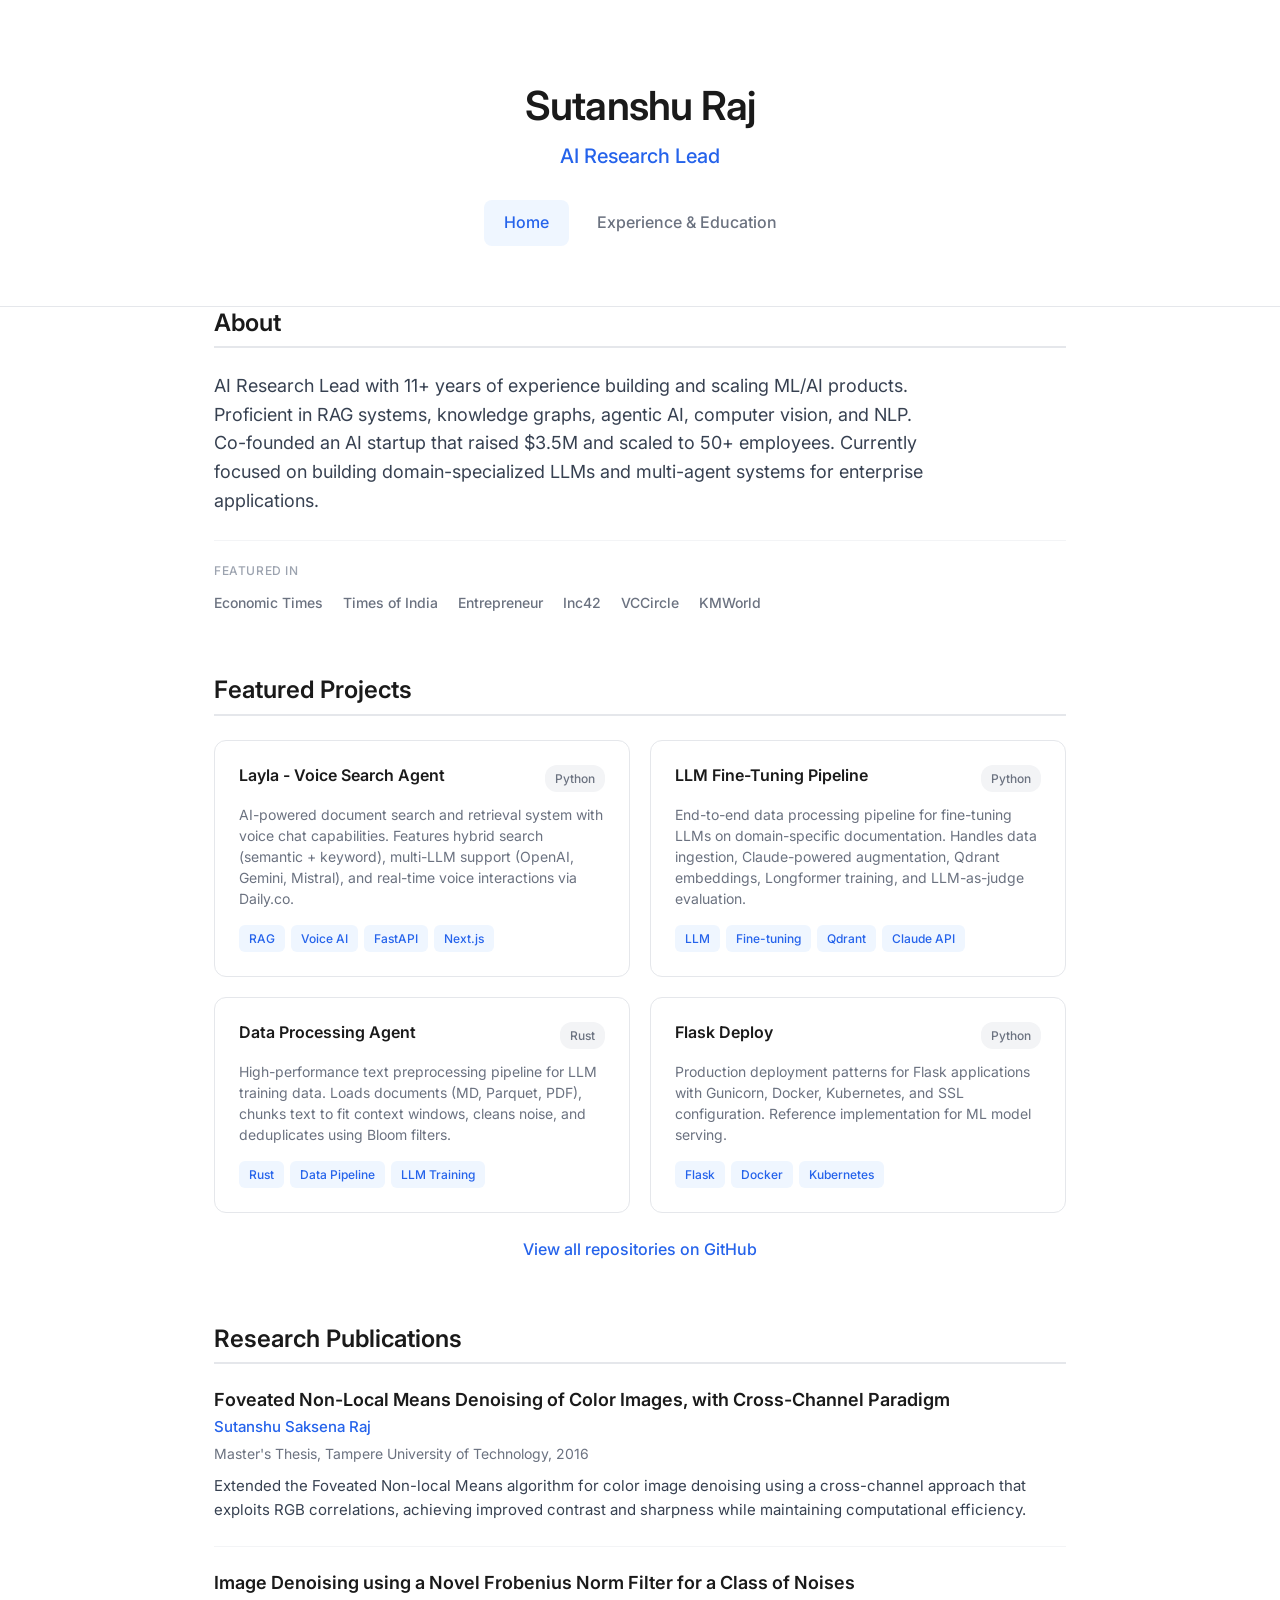
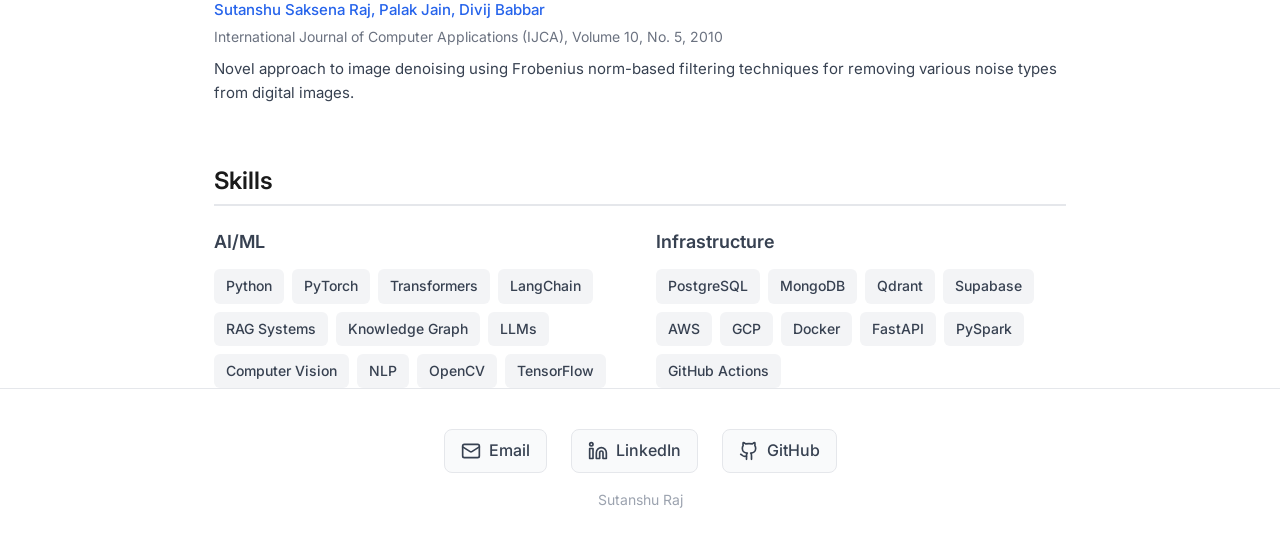
<file: index.html>
<!DOCTYPE html>
<html lang="en">
<head>
    <meta charset="UTF-8">
    <meta name="viewport" content="width=device-width, initial-scale=1.0">
    <title>Sutanshu Raj - AI Applied Research</title>
    <link rel="preconnect" href="https://fonts.googleapis.com">
    <link rel="preconnect" href="https://fonts.gstatic.com" crossorigin>
    <link href="https://fonts.googleapis.com/css2?family=Inter:wght@400;500;600;700&display=swap" rel="stylesheet">
    <link rel="stylesheet" type="text/css" href="main.css">
</head>
<body>
    <header>
        <div class="container">
            <h1>Sutanshu Raj</h1>
            <p class="title">AI Research Lead</p>
            <nav class="main-nav">
                <a href="index.html" class="nav-link active">Home</a>
                <a href="professional.html" class="nav-link">Experience & Education</a>
            </nav>
        </div>
    </header>

    <main class="container">
        <section id="about">
            <h2>About</h2>
            <p>AI Research Lead with 11+ years of experience building and scaling ML/AI products. Proficient in RAG systems, knowledge graphs, agentic AI, computer vision, and NLP. Co-founded an AI startup that raised $3.5M and scaled to 50+ employees. Currently focused on building domain-specialized LLMs and multi-agent systems for enterprise applications.</p>
            <div class="featured-in">
                <span class="featured-label">Featured in</span>
                <div class="press-links">
                    <a href="https://economictimes.indiatimes.com/small-biz/startups/features/instoried-predicts-success-rate-of-content-invokes-right-set-of-emotions-in-customers/articleshow/73116816.cms" target="_blank" rel="noopener">Economic Times</a>
                    <a href="https://timesofindia.indiatimes.com/business/startups/people/i-still-get-scolded-for-ppf-withdrawal-says-instoried-co-founder/articleshow/70932809.cms" target="_blank" rel="noopener">Times of India</a>
                    <a href="https://www.entrepreneur.com/en-in/news-and-trends/funding-alert-ai-driven-vernacular-start-up-instoried/345309" target="_blank" rel="noopener">Entrepreneur</a>
                    <a href="https://inc42.com/company/instoried/" target="_blank" rel="noopener">Inc42</a>
                    <a href="https://www.vccircle.com/ai-based-vernacular-content-startup-instoried-gets-vc-funding" target="_blank" rel="noopener">VCCircle</a>
                    <a href="https://www.kmworld.com/Articles/News/News/Instoried-secures-%248-million-in-latest-funding-round-to-amplify-its-content-enhancement-portfolio-149774.aspx" target="_blank" rel="noopener">KMWorld</a>
                </div>
            </div>
        </section>

        <section id="projects">
            <h2>Featured Projects</h2>
            <div class="projects-grid">
                <a href="https://github.com/SutanshuRaj/Voice-Search-Agent" target="_blank" rel="noopener" class="project-card">
                    <div class="project-header">
                        <h3>Layla - Voice Search Agent</h3>
                        <span class="project-lang">Python</span>
                    </div>
                    <p>AI-powered document search and retrieval system with voice chat capabilities. Features hybrid search (semantic + keyword), multi-LLM support (OpenAI, Gemini, Mistral), and real-time voice interactions via Daily.co.</p>
                    <div class="project-tags">
                        <span>RAG</span>
                        <span>Voice AI</span>
                        <span>FastAPI</span>
                        <span>Next.js</span>
                    </div>
                </a>

                <a href="https://github.com/SutanshuRaj/Comprehensive-LLM-Fine-Tuning-Pipeline" target="_blank" rel="noopener" class="project-card">
                    <div class="project-header">
                        <h3>LLM Fine-Tuning Pipeline</h3>
                        <span class="project-lang">Python</span>
                    </div>
                    <p>End-to-end data processing pipeline for fine-tuning LLMs on domain-specific documentation. Handles data ingestion, Claude-powered augmentation, Qdrant embeddings, Longformer training, and LLM-as-judge evaluation.</p>
                    <div class="project-tags">
                        <span>LLM</span>
                        <span>Fine-tuning</span>
                        <span>Qdrant</span>
                        <span>Claude API</span>
                    </div>
                </a>

                <a href="https://github.com/SutanshuRaj/Data-Processing-Agent" target="_blank" rel="noopener" class="project-card">
                    <div class="project-header">
                        <h3>Data Processing Agent</h3>
                        <span class="project-lang">Rust</span>
                    </div>
                    <p>High-performance text preprocessing pipeline for LLM training data. Loads documents (MD, Parquet, PDF), chunks text to fit context windows, cleans noise, and deduplicates using Bloom filters.</p>
                    <div class="project-tags">
                        <span>Rust</span>
                        <span>Data Pipeline</span>
                        <span>LLM Training</span>
                    </div>
                </a>

                <a href="https://github.com/SutanshuRaj/flask-Deploy" target="_blank" rel="noopener" class="project-card">
                    <div class="project-header">
                        <h3>Flask Deploy</h3>
                        <span class="project-lang">Python</span>
                    </div>
                    <p>Production deployment patterns for Flask applications with Gunicorn, Docker, Kubernetes, and SSL configuration. Reference implementation for ML model serving.</p>
                    <div class="project-tags">
                        <span>Flask</span>
                        <span>Docker</span>
                        <span>Kubernetes</span>
                    </div>
                </a>
            </div>
            <p class="view-more"><a href="https://github.com/SutanshuRaj?tab=repositories" target="_blank" rel="noopener">View all repositories on GitHub</a></p>
        </section>

        <section id="publications">
            <h2>Research Publications</h2>

            <div class="publication">
                <h3><a href="https://trepo.tuni.fi/handle/123456789/24245" target="_blank" rel="noopener">Foveated Non-Local Means Denoising of Color Images, with Cross-Channel Paradigm</a></h3>
                <p class="pub-authors">Sutanshu Saksena Raj</p>
                <p class="pub-meta">Master's Thesis, Tampere University of Technology, 2016</p>
                <p class="pub-description">Extended the Foveated Non-local Means algorithm for color image denoising using a cross-channel approach that exploits RGB correlations, achieving improved contrast and sharpness while maintaining computational efficiency.</p>
            </div>

            <div class="publication">
                <h3><a href="https://www.ijcaonline.org/volume10/number5/pxc3871997.pdf" target="_blank" rel="noopener">Image Denoising using a Novel Frobenius Norm Filter for a Class of Noises</a></h3>
                <p class="pub-authors">Sutanshu Saksena Raj, Palak Jain, Divij Babbar</p>
                <p class="pub-meta">International Journal of Computer Applications (IJCA), Volume 10, No. 5, 2010</p>
                <p class="pub-description">Novel approach to image denoising using Frobenius norm-based filtering techniques for removing various noise types from digital images.</p>
            </div>
        </section>

        <section id="skills">
            <h2>Skills</h2>
            <div class="skills-grid">
                <div class="skill-category">
                    <h3>AI/ML</h3>
                    <div class="skill-tags">
                        <span class="skill-tag">Python</span>
                        <span class="skill-tag">PyTorch</span>
                        <span class="skill-tag">Transformers</span>
                        <span class="skill-tag">LangChain</span>
                        <span class="skill-tag">RAG Systems</span>
                        <span class="skill-tag">Knowledge Graph</span>
                        <span class="skill-tag">LLMs</span>
                        <span class="skill-tag">Computer Vision</span>
                        <span class="skill-tag">NLP</span>
                        <span class="skill-tag">OpenCV</span>
                        <span class="skill-tag">TensorFlow</span>
                    </div>
                </div>
                <div class="skill-category">
                    <h3>Infrastructure</h3>
                    <div class="skill-tags">
                        <span class="skill-tag">PostgreSQL</span>
                        <span class="skill-tag">MongoDB</span>
                        <span class="skill-tag">Qdrant</span>
                        <span class="skill-tag">Supabase</span>
                        <span class="skill-tag">AWS</span>
                        <span class="skill-tag">GCP</span>
                        <span class="skill-tag">Docker</span>
                        <span class="skill-tag">FastAPI</span>
                        <span class="skill-tag">PySpark</span>
                        <span class="skill-tag">GitHub Actions</span>
                    </div>
                </div>
            </div>
        </section>
    </main>

    <footer>
        <div class="container">
            <div class="footer-content">
                <div class="social-links">
                    <a href="mailto:sutanshuraj@gmail.com" class="social-link">
                        <svg xmlns="http://www.w3.org/2000/svg" width="20" height="20" viewBox="0 0 24 24" fill="none" stroke="currentColor" stroke-width="2" stroke-linecap="round" stroke-linejoin="round"><rect width="20" height="16" x="2" y="4" rx="2"/><path d="m22 7-8.97 5.7a1.94 1.94 0 0 1-2.06 0L2 7"/></svg>
                        Email
                    </a>
                    <a href="https://www.linkedin.com/in/sutanshuraj/" target="_blank" rel="noopener" class="social-link">
                        <svg xmlns="http://www.w3.org/2000/svg" width="20" height="20" viewBox="0 0 24 24" fill="none" stroke="currentColor" stroke-width="2" stroke-linecap="round" stroke-linejoin="round"><path d="M16 8a6 6 0 0 1 6 6v7h-4v-7a2 2 0 0 0-2-2 2 2 0 0 0-2 2v7h-4v-7a6 6 0 0 1 6-6z"/><rect width="4" height="12" x="2" y="9"/><circle cx="4" cy="4" r="2"/></svg>
                        LinkedIn
                    </a>
                    <a href="https://github.com/SutanshuRaj" target="_blank" rel="noopener" class="social-link">
                        <svg xmlns="http://www.w3.org/2000/svg" width="20" height="20" viewBox="0 0 24 24" fill="none" stroke="currentColor" stroke-width="2" stroke-linecap="round" stroke-linejoin="round"><path d="M15 22v-4a4.8 4.8 0 0 0-1-3.5c3 0 6-2 6-5.5.08-1.25-.27-2.48-1-3.5.28-1.15.28-2.35 0-3.5 0 0-1 0-3 1.5-2.64-.5-5.36-.5-8 0C6 2 5 2 5 2c-.3 1.15-.3 2.35 0 3.5A5.403 5.403 0 0 0 4 9c0 3.5 3 5.5 6 5.5-.39.49-.68 1.05-.85 1.65-.17.6-.22 1.23-.15 1.85v4"/><path d="M9 18c-4.51 2-5-2-7-2"/></svg>
                        GitHub
                    </a>
                </div>
                <p class="copyright">Sutanshu Raj</p>
            </div>
        </div>
    </footer>
</body>
</html>
</file>
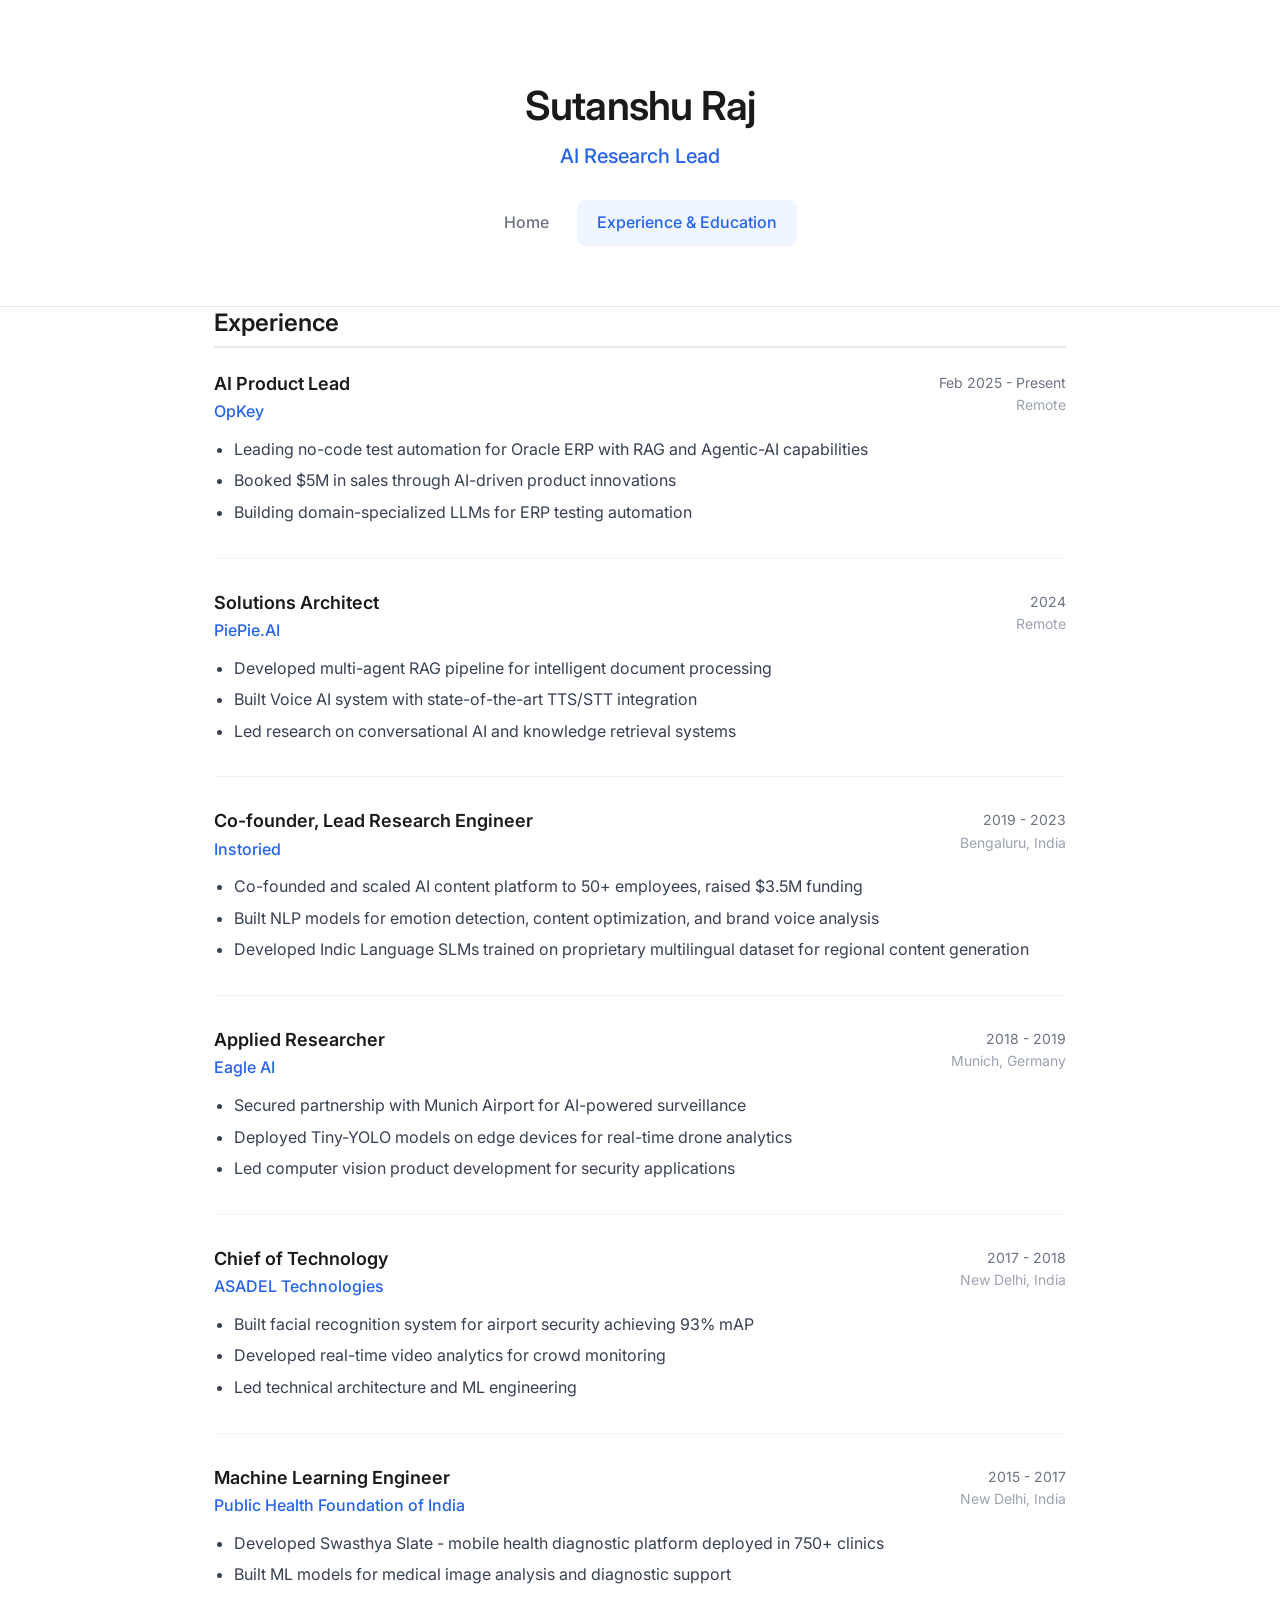
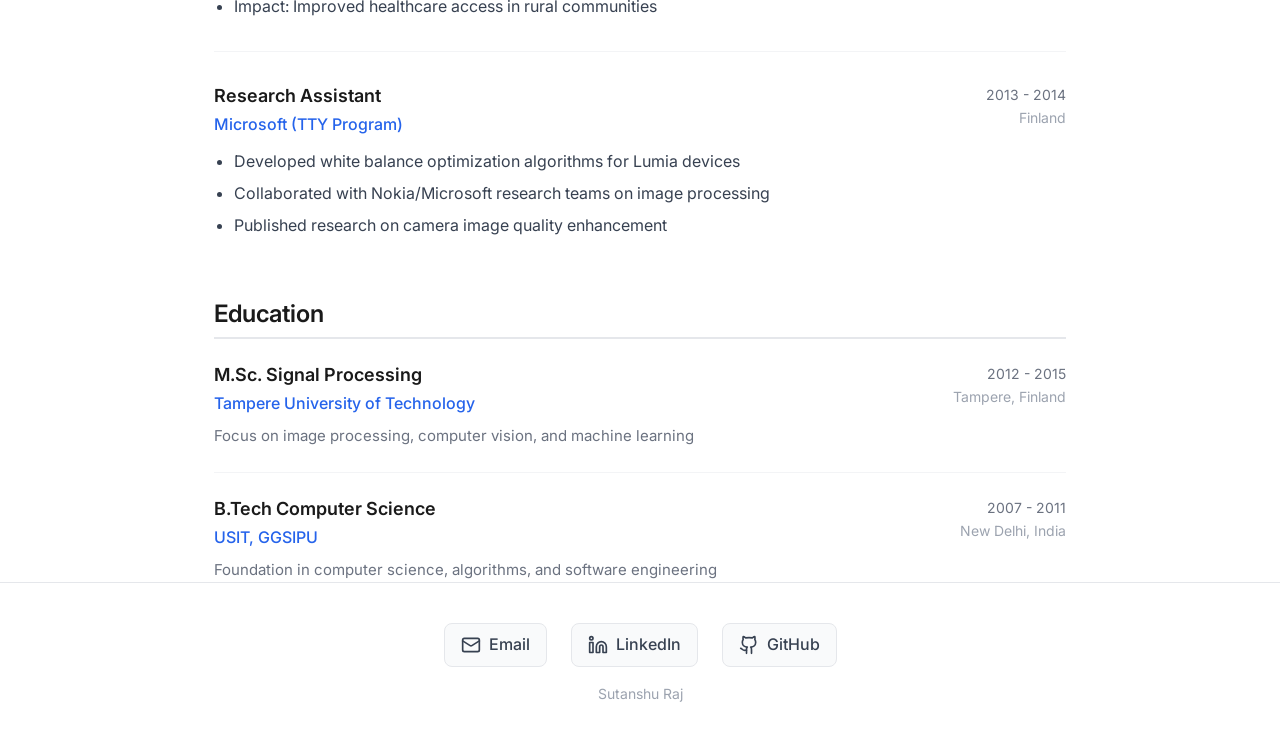
<file: professional.html>
<!DOCTYPE html>
<html lang="en">
<head>
    <meta charset="UTF-8">
    <meta name="viewport" content="width=device-width, initial-scale=1.0">
    <title>Experience & Education - Sutanshu Raj</title>
    <link rel="preconnect" href="https://fonts.googleapis.com">
    <link rel="preconnect" href="https://fonts.gstatic.com" crossorigin>
    <link href="https://fonts.googleapis.com/css2?family=Inter:wght@400;500;600;700&display=swap" rel="stylesheet">
    <link rel="stylesheet" type="text/css" href="main.css">
</head>
<body>
    <header>
        <div class="container">
            <h1>Sutanshu Raj</h1>
            <p class="title">AI Research Lead</p>
            <nav class="main-nav">
                <a href="index.html" class="nav-link">Home</a>
                <a href="professional.html" class="nav-link active">Experience & Education</a>
            </nav>
        </div>
    </header>

    <main class="container">
        <section id="experience">
            <h2>Experience</h2>

            <div class="job">
                <div class="job-header">
                    <div>
                        <h3>AI Product Lead</h3>
                        <p class="company">OpKey</p>
                    </div>
                    <div class="job-meta">
                        <span class="date">Feb 2025 - Present</span>
                        <span class="location">Remote</span>
                    </div>
                </div>
                <ul>
                    <li>Leading no-code test automation for Oracle ERP with RAG and Agentic-AI capabilities</li>
                    <li>Booked $5M in sales through AI-driven product innovations</li>
                    <li>Building domain-specialized LLMs for ERP testing automation</li>
                </ul>
            </div>

            <div class="job">
                <div class="job-header">
                    <div>
                        <h3>Solutions Architect</h3>
                        <p class="company">PiePie.AI</p>
                    </div>
                    <div class="job-meta">
                        <span class="date">2024</span>
                        <span class="location">Remote</span>
                    </div>
                </div>
                <ul>
                    <li>Developed multi-agent RAG pipeline for intelligent document processing</li>
                    <li>Built Voice AI system with state-of-the-art TTS/STT integration</li>
                    <li>Led research on conversational AI and knowledge retrieval systems</li>
                </ul>
            </div>

            <div class="job">
                <div class="job-header">
                    <div>
                        <h3>Co-founder, Lead Research Engineer</h3>
                        <p class="company">Instoried</p>
                    </div>
                    <div class="job-meta">
                        <span class="date">2019 - 2023</span>
                        <span class="location">Bengaluru, India</span>
                    </div>
                </div>
                <ul>
                    <li>Co-founded and scaled AI content platform to 50+ employees, raised $3.5M funding</li>
                    <li>Built NLP models for emotion detection, content optimization, and brand voice analysis</li>
                    <li>Developed Indic Language SLMs trained on proprietary multilingual dataset for regional content generation</li>
                </ul>
            </div>

            <div class="job">
                <div class="job-header">
                    <div>
                        <h3>Applied Researcher</h3>
                        <p class="company">Eagle AI</p>
                    </div>
                    <div class="job-meta">
                        <span class="date">2018 - 2019</span>
                        <span class="location">Munich, Germany</span>
                    </div>
                </div>
                <ul>
                    <li>Secured partnership with Munich Airport for AI-powered surveillance</li>
                    <li>Deployed Tiny-YOLO models on edge devices for real-time drone analytics</li>
                    <li>Led computer vision product development for security applications</li>
                </ul>
            </div>

            <div class="job">
                <div class="job-header">
                    <div>
                        <h3>Chief of Technology</h3>
                        <p class="company">ASADEL Technologies</p>
                    </div>
                    <div class="job-meta">
                        <span class="date">2017 - 2018</span>
                        <span class="location">New Delhi, India</span>
                    </div>
                </div>
                <ul>
                    <li>Built facial recognition system for airport security achieving 93% mAP</li>
                    <li>Developed real-time video analytics for crowd monitoring</li>
                    <li>Led technical architecture and ML engineering</li>
                </ul>
            </div>

            <div class="job">
                <div class="job-header">
                    <div>
                        <h3>Machine Learning Engineer</h3>
                        <p class="company">Public Health Foundation of India</p>
                    </div>
                    <div class="job-meta">
                        <span class="date">2015 - 2017</span>
                        <span class="location">New Delhi, India</span>
                    </div>
                </div>
                <ul>
                    <li>Developed Swasthya Slate - mobile health diagnostic platform deployed in 750+ clinics</li>
                    <li>Built ML models for medical image analysis and diagnostic support</li>
                    <li>Impact: Improved healthcare access in rural communities</li>
                </ul>
            </div>

            <div class="job">
                <div class="job-header">
                    <div>
                        <h3>Research Assistant</h3>
                        <p class="company">Microsoft (TTY Program)</p>
                    </div>
                    <div class="job-meta">
                        <span class="date">2013 - 2014</span>
                        <span class="location">Finland</span>
                    </div>
                </div>
                <ul>
                    <li>Developed white balance optimization algorithms for Lumia devices</li>
                    <li>Collaborated with Nokia/Microsoft research teams on image processing</li>
                    <li>Published research on camera image quality enhancement</li>
                </ul>
            </div>
        </section>

        <section id="education">
            <h2>Education</h2>

            <div class="education-item">
                <div class="education-header">
                    <div>
                        <h3>M.Sc. Signal Processing</h3>
                        <p class="institution">Tampere University of Technology</p>
                    </div>
                    <div class="education-meta">
                        <span class="date">2012 - 2015</span>
                        <span class="location">Tampere, Finland</span>
                    </div>
                </div>
                <p class="education-details">Focus on image processing, computer vision, and machine learning</p>
            </div>

            <div class="education-item">
                <div class="education-header">
                    <div>
                        <h3>B.Tech Computer Science</h3>
                        <p class="institution">USIT, GGSIPU</p>
                    </div>
                    <div class="education-meta">
                        <span class="date">2007 - 2011</span>
                        <span class="location">New Delhi, India</span>
                    </div>
                </div>
                <p class="education-details">Foundation in computer science, algorithms, and software engineering</p>
            </div>
        </section>
    </main>

    <footer>
        <div class="container">
            <div class="footer-content">
                <div class="social-links">
                    <a href="mailto:sutanshuraj@gmail.com" class="social-link">
                        <svg xmlns="http://www.w3.org/2000/svg" width="20" height="20" viewBox="0 0 24 24" fill="none" stroke="currentColor" stroke-width="2" stroke-linecap="round" stroke-linejoin="round"><rect width="20" height="16" x="2" y="4" rx="2"/><path d="m22 7-8.97 5.7a1.94 1.94 0 0 1-2.06 0L2 7"/></svg>
                        Email
                    </a>
                    <a href="https://www.linkedin.com/in/sutanshuraj/" target="_blank" rel="noopener" class="social-link">
                        <svg xmlns="http://www.w3.org/2000/svg" width="20" height="20" viewBox="0 0 24 24" fill="none" stroke="currentColor" stroke-width="2" stroke-linecap="round" stroke-linejoin="round"><path d="M16 8a6 6 0 0 1 6 6v7h-4v-7a2 2 0 0 0-2-2 2 2 0 0 0-2 2v7h-4v-7a6 6 0 0 1 6-6z"/><rect width="4" height="12" x="2" y="9"/><circle cx="4" cy="4" r="2"/></svg>
                        LinkedIn
                    </a>
                    <a href="https://github.com/SutanshuRaj" target="_blank" rel="noopener" class="social-link">
                        <svg xmlns="http://www.w3.org/2000/svg" width="20" height="20" viewBox="0 0 24 24" fill="none" stroke="currentColor" stroke-width="2" stroke-linecap="round" stroke-linejoin="round"><path d="M15 22v-4a4.8 4.8 0 0 0-1-3.5c3 0 6-2 6-5.5.08-1.25-.27-2.48-1-3.5.28-1.15.28-2.35 0-3.5 0 0-1 0-3 1.5-2.64-.5-5.36-.5-8 0C6 2 5 2 5 2c-.3 1.15-.3 2.35 0 3.5A5.403 5.403 0 0 0 4 9c0 3.5 3 5.5 6 5.5-.39.49-.68 1.05-.85 1.65-.17.6-.22 1.23-.15 1.85v4"/><path d="M9 18c-4.51 2-5-2-7-2"/></svg>
                        GitHub
                    </a>
                </div>
                <p class="copyright">Sutanshu Raj</p>
            </div>
        </div>
    </footer>
</body>
</html>
</file>
<file: main.css>
/* Reset and base styles */
*, *::before, *::after {
    box-sizing: border-box;
    margin: 0;
    padding: 0;
}

html {
    scroll-behavior: smooth;
}

body {
    font-family: 'Inter', -apple-system, BlinkMacSystemFont, 'Segoe UI', Roboto, Oxygen, Ubuntu, sans-serif;
    font-size: 16px;
    line-height: 1.6;
    color: #1a1a1a;
    background-color: #ffffff;
}

/* Container */
.container {
    max-width: 900px;
    margin: 0 auto;
    padding: 0 24px;
}

/* Typography */
h1, h2, h3 {
    font-weight: 600;
    line-height: 1.3;
}

h1 {
    font-size: 2.5rem;
    letter-spacing: -0.02em;
}

h2 {
    font-size: 1.5rem;
    margin-bottom: 24px;
    padding-bottom: 8px;
    border-bottom: 2px solid #e5e7eb;
}

h3 {
    font-size: 1.125rem;
    margin-bottom: 4px;
}

p {
    color: #374151;
}

a {
    color: #2563eb;
    text-decoration: none;
    transition: color 0.2s ease;
}

a:hover {
    color: #1d4ed8;
    text-decoration: underline;
}

/* Header */
header {
    padding: 80px 0 60px;
    text-align: center;
    border-bottom: 1px solid #e5e7eb;
}

header h1 {
    margin-bottom: 8px;
}

.title {
    font-size: 1.25rem;
    color: #2563eb;
    font-weight: 500;
    margin-bottom: 12px;
}

.tagline {
    font-size: 1.125rem;
    color: #6b7280;
    margin-bottom: 0;
    max-width: 500px;
    margin-left: auto;
    margin-right: auto;
}

/* Social links with icons */
.social-links {
    display: flex;
    justify-content: center;
    gap: 24px;
    flex-wrap: wrap;
}

.social-link {
    display: inline-flex;
    align-items: center;
    gap: 8px;
    font-weight: 500;
    color: #374151;
    padding: 8px 16px;
    border-radius: 8px;
    background-color: #f9fafb;
    border: 1px solid #e5e7eb;
    transition: all 0.2s ease;
}

.social-link:hover {
    color: #2563eb;
    background-color: #eff6ff;
    border-color: #bfdbfe;
    text-decoration: none;
}

.social-link svg {
    flex-shrink: 0;
}

/* Navigation tabs */
.main-nav {
    display: flex;
    justify-content: center;
    gap: 8px;
    margin-top: 28px;
}

.nav-link {
    padding: 10px 20px;
    font-weight: 500;
    color: #6b7280;
    border-radius: 8px;
    transition: all 0.2s ease;
}

.nav-link:hover {
    color: #1a1a1a;
    background-color: #f3f4f6;
    text-decoration: none;
}

.nav-link.active {
    color: #2563eb;
    background-color: #eff6ff;
}

.nav-link.active:hover {
    color: #2563eb;
    background-color: #dbeafe;
}

/* Main content */
main {
    padding: 60px 0;
}

section {
    margin-bottom: 60px;
}

section:last-child {
    margin-bottom: 0;
}

/* About section */
#about > p {
    font-size: 1.125rem;
    max-width: 720px;
}

/* Featured In */
.featured-in {
    margin-top: 24px;
    padding-top: 20px;
    border-top: 1px solid #f3f4f6;
}

.featured-label {
    display: block;
    font-size: 0.75rem;
    text-transform: uppercase;
    letter-spacing: 0.05em;
    color: #9ca3af;
    margin-bottom: 12px;
    font-weight: 500;
}

.press-links {
    display: flex;
    flex-wrap: wrap;
    gap: 8px 20px;
    align-items: center;
}

.press-links a {
    color: #6b7280;
    font-size: 0.875rem;
    font-weight: 500;
    text-decoration: none;
    transition: color 0.2s ease;
}

.press-links a:hover {
    color: #2563eb;
}

/* Projects section */
.projects-grid {
    display: grid;
    grid-template-columns: repeat(2, 1fr);
    gap: 20px;
}

.project-card {
    display: block;
    padding: 24px;
    border: 1px solid #e5e7eb;
    border-radius: 12px;
    background-color: #ffffff;
    transition: all 0.2s ease;
    color: inherit;
}

.project-card:hover {
    border-color: #bfdbfe;
    box-shadow: 0 4px 12px rgba(37, 99, 235, 0.1);
    text-decoration: none;
}

.project-header {
    display: flex;
    justify-content: space-between;
    align-items: flex-start;
    margin-bottom: 12px;
    gap: 12px;
}

.project-card h3 {
    color: #1a1a1a;
    font-size: 1rem;
    margin-bottom: 0;
}

.project-lang {
    font-size: 0.75rem;
    font-weight: 500;
    color: #6b7280;
    background-color: #f3f4f6;
    padding: 4px 10px;
    border-radius: 12px;
    white-space: nowrap;
}

.project-card p {
    font-size: 0.875rem;
    color: #6b7280;
    margin-bottom: 16px;
    line-height: 1.5;
}

.project-tags {
    display: flex;
    flex-wrap: wrap;
    gap: 6px;
}

.project-tags span {
    font-size: 0.75rem;
    color: #2563eb;
    background-color: #eff6ff;
    padding: 4px 10px;
    border-radius: 6px;
    font-weight: 500;
}

.view-more {
    text-align: center;
    margin-top: 24px;
}

.view-more a {
    font-weight: 500;
}

/* Experience section */
.job {
    margin-bottom: 32px;
    padding-bottom: 32px;
    border-bottom: 1px solid #f3f4f6;
}

.job:last-child {
    border-bottom: none;
    margin-bottom: 0;
    padding-bottom: 0;
}

.job-header {
    display: flex;
    justify-content: space-between;
    align-items: flex-start;
    margin-bottom: 12px;
    gap: 16px;
}

.job-header h3 {
    color: #1a1a1a;
}

.company {
    color: #2563eb;
    font-weight: 500;
    margin-top: 2px;
}

.job-meta {
    text-align: right;
    flex-shrink: 0;
}

.date {
    display: block;
    color: #6b7280;
    font-size: 0.875rem;
}

.location {
    display: block;
    color: #9ca3af;
    font-size: 0.875rem;
}

.job ul {
    margin-left: 20px;
    color: #374151;
}

.job li {
    margin-bottom: 6px;
}

.job li:last-child {
    margin-bottom: 0;
}

/* Skills section */
.skills-grid {
    display: grid;
    grid-template-columns: repeat(2, 1fr);
    gap: 32px;
}

.skill-category h3 {
    margin-bottom: 16px;
    color: #374151;
}

.skill-tags {
    display: flex;
    flex-wrap: wrap;
    gap: 8px;
}

.skill-tag {
    display: inline-block;
    padding: 6px 12px;
    background-color: #f3f4f6;
    color: #374151;
    border-radius: 6px;
    font-size: 0.875rem;
    font-weight: 500;
}

/* Publications section */
.publication {
    margin-bottom: 24px;
    padding-bottom: 24px;
    border-bottom: 1px solid #f3f4f6;
}

.publication:last-child {
    border-bottom: none;
    margin-bottom: 0;
    padding-bottom: 0;
}

.publication h3 {
    color: #1a1a1a;
    margin-bottom: 4px;
}

.publication h3 a {
    color: #1a1a1a;
}

.publication h3 a:hover {
    color: #2563eb;
}

.pub-authors {
    color: #2563eb;
    font-weight: 500;
    font-size: 0.9375rem;
    margin-bottom: 4px;
}

.pub-meta {
    color: #6b7280;
    font-size: 0.875rem;
    margin-bottom: 8px;
}

.pub-description {
    color: #374151;
    font-size: 0.9375rem;
}

/* Education section */
.education-item {
    margin-bottom: 24px;
    padding-bottom: 24px;
    border-bottom: 1px solid #f3f4f6;
}

.education-item:last-child {
    border-bottom: none;
    margin-bottom: 0;
    padding-bottom: 0;
}

.education-header {
    display: flex;
    justify-content: space-between;
    align-items: flex-start;
    margin-bottom: 8px;
    gap: 16px;
}

.institution {
    color: #2563eb;
    font-weight: 500;
    margin-top: 2px;
}

.education-meta {
    text-align: right;
    flex-shrink: 0;
}

.education-details {
    color: #6b7280;
    font-size: 0.9375rem;
}

/* Footer */
footer {
    padding: 40px 0;
    border-top: 1px solid #e5e7eb;
    text-align: center;
}

.footer-content {
    display: flex;
    flex-direction: column;
    align-items: center;
    gap: 16px;
}

.footer-links {
    display: flex;
    justify-content: center;
    gap: 24px;
    flex-wrap: wrap;
}

.footer-links a {
    color: #6b7280;
    font-weight: 500;
}

.footer-links a:hover {
    color: #2563eb;
}

.copyright {
    color: #9ca3af;
    font-size: 0.875rem;
}

/* Responsive design */
@media (max-width: 768px) {
    h1 {
        font-size: 2rem;
    }

    h2 {
        font-size: 1.25rem;
    }

    header {
        padding: 60px 0 40px;
    }

    main {
        padding: 40px 0;
    }

    section {
        margin-bottom: 48px;
    }

    .projects-grid {
        grid-template-columns: 1fr;
    }

    .job-header,
    .education-header {
        flex-direction: column;
        gap: 4px;
    }

    .job-meta,
    .education-meta {
        text-align: left;
    }

    .date, .location {
        display: inline;
    }

    .date::after {
        content: " · ";
    }

    .skills-grid {
        grid-template-columns: 1fr;
        gap: 24px;
    }

    .social-links,
    .footer-links {
        gap: 12px;
    }

    .social-link {
        padding: 8px 12px;
        font-size: 0.875rem;
    }

    .main-nav {
        gap: 4px;
    }

    .nav-link {
        padding: 8px 16px;
        font-size: 0.875rem;
    }
}

@media (max-width: 480px) {
    .container {
        padding: 0 16px;
    }

    h1 {
        font-size: 1.75rem;
    }

    .title {
        font-size: 1.125rem;
    }

    .tagline {
        font-size: 1rem;
    }

    #about > p {
        font-size: 1rem;
    }

    .press-links {
        gap: 6px 16px;
    }

    .press-links a {
        font-size: 0.8125rem;
    }

    .job {
        margin-bottom: 24px;
        padding-bottom: 24px;
    }

    .project-card {
        padding: 20px;
    }

    .social-links {
        flex-direction: column;
        align-items: center;
        gap: 10px;
    }

    .social-link {
        width: 100%;
        max-width: 200px;
        justify-content: center;
    }

    .main-nav {
        flex-direction: column;
        align-items: center;
    }

    .nav-link {
        width: 100%;
        max-width: 220px;
        text-align: center;
    }
}
</file>
